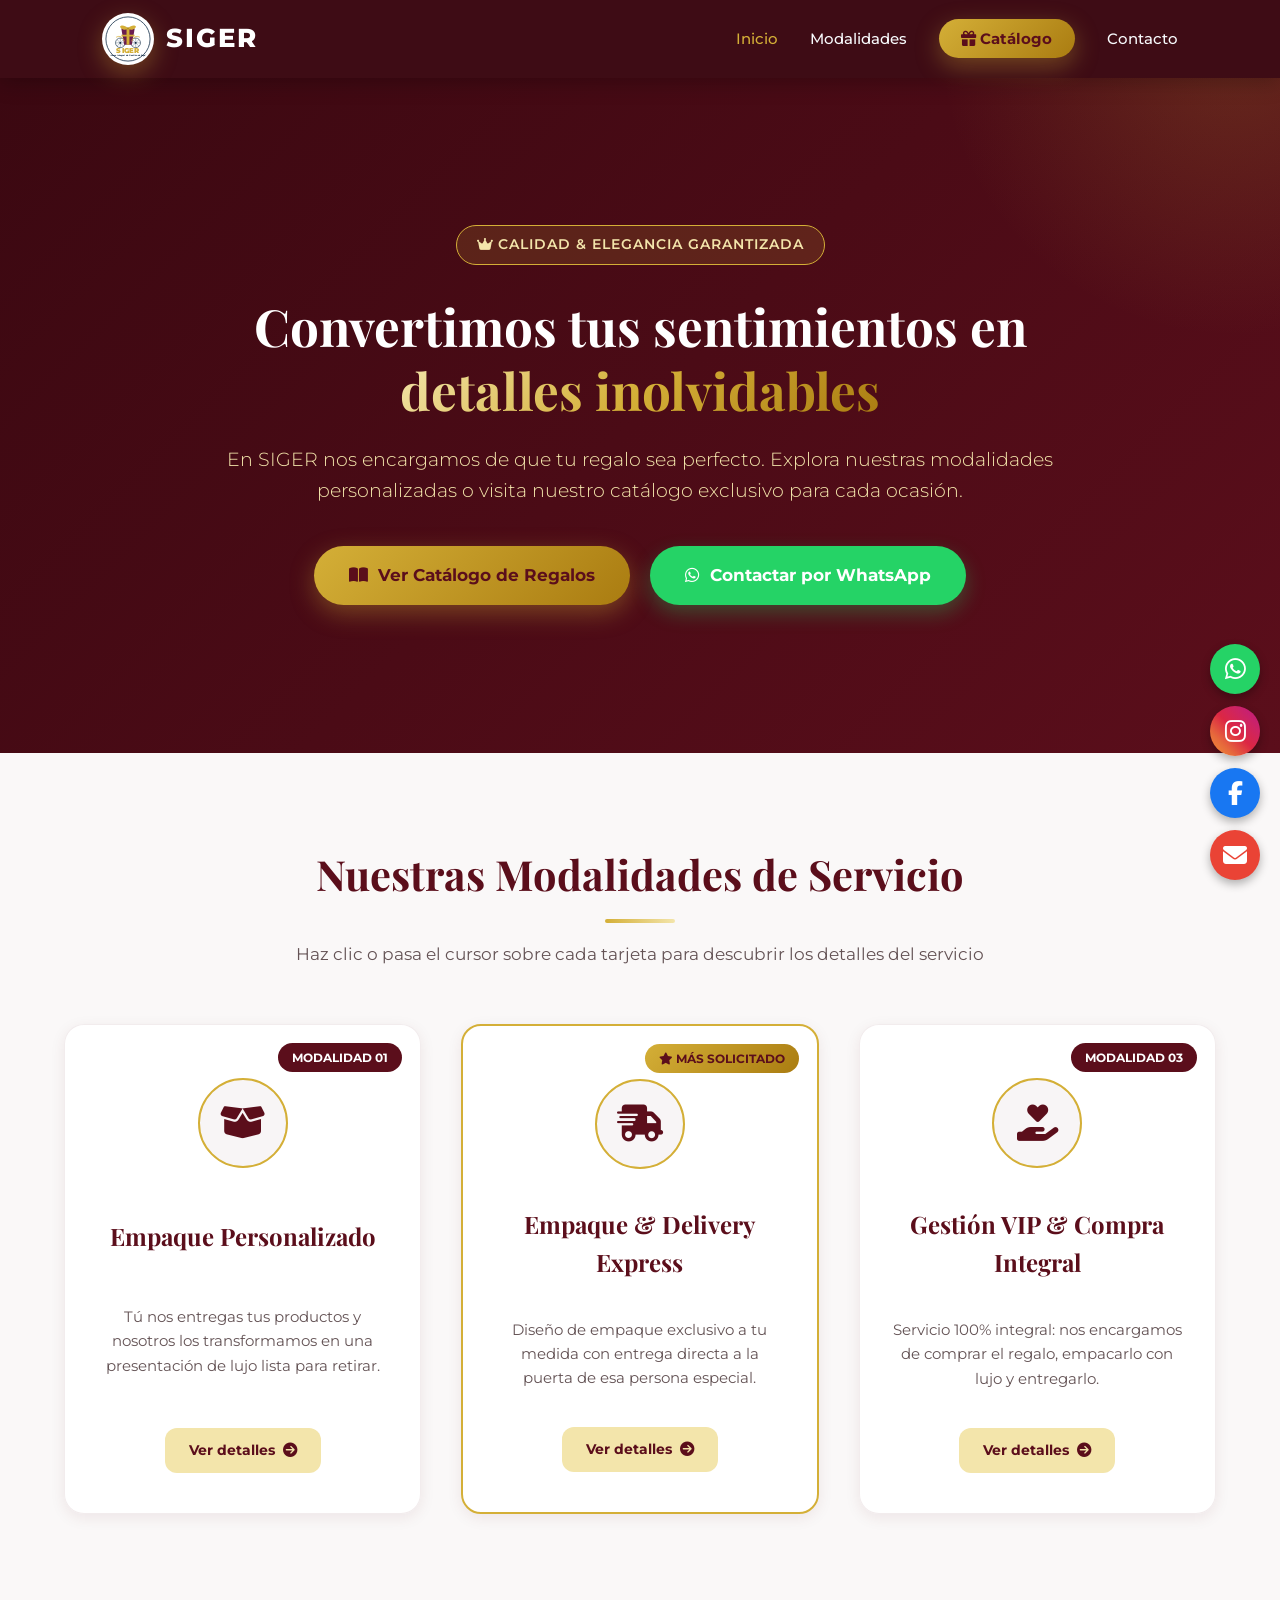
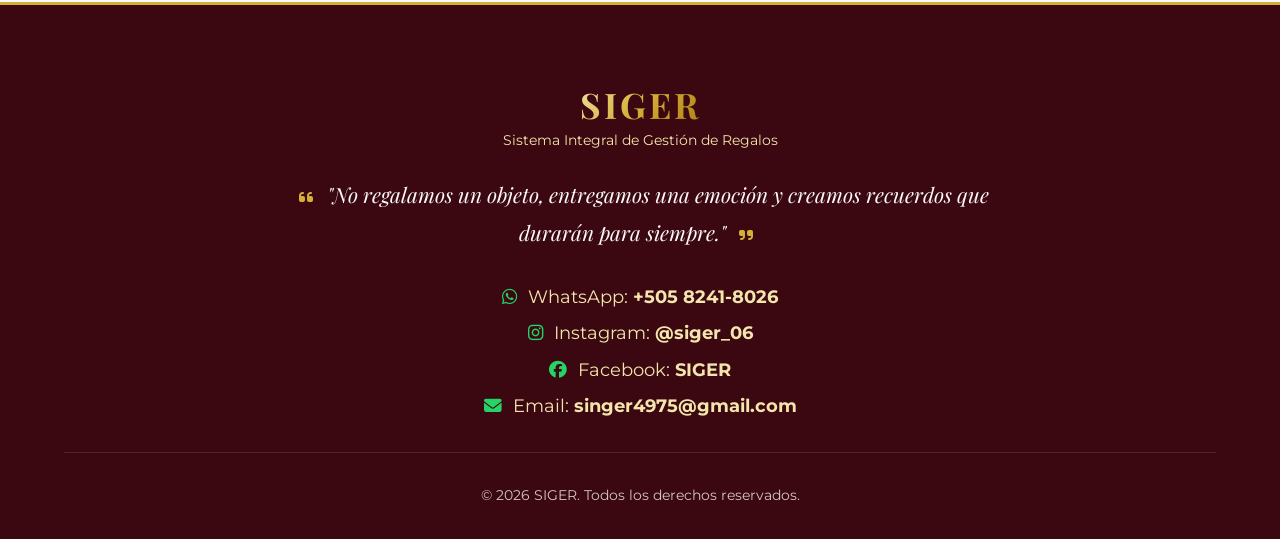
<file: index.html>
<!DOCTYPE html>
<html lang="es">
<head>
  <meta charset="UTF-8">
  <meta name="viewport" content="width=device-width, initial-scale=1.0">
  <title>SIGER | Sistema Integral de Gestión de Regalos</title>
  <link rel="stylesheet" href="style.css">
  <!-- Fuentes Google Fonts -->
  <link rel="preconnect" href="https://fonts.googleapis.com">
  <link rel="preconnect" href="https://fonts.gstatic.com" crossorigin>
  <link href="https://fonts.googleapis.com/css2?family=Montserrat:wght@400;500;600;700;800&family=Playfair+Display:ital,wght@0,600;0,700;1,400&display=swap" rel="stylesheet">
  <!-- Iconos FontAwesome -->
  <link rel="stylesheet" href="https://cdnjs.cloudflare.com/ajax/libs/font-awesome/6.4.0/css/all.min.css">
  
  <!-- Estilos para los botones flotantes -->
  <style>
    .floating-social-bar {
      position: fixed;
      bottom: 20px;
      right: 20px;
      display: flex;
      flex-direction: column;
      gap: 12px;
      z-index: 9999;
    }

    .social-float-btn {
      width: 50px;
      height: 50px;
      border-radius: 50%;
      display: flex;
      align-items: center;
      justify-content: center;
      color: #ffffff;
      font-size: 24px;
      box-shadow: 0 4px 10px rgba(0, 0, 0, 0.3);
      transition: all 0.3s ease;
      text-decoration: none;
      position: relative;
    }

    .social-float-btn:hover {
      transform: scale(1.1);
    }

    .btn-float-wa { background-color: #25D366; }
    .btn-float-ig { background: linear-gradient(45deg, #f09433 0%, #e6683c 25%, #dc2743 50%, #cc2366 75%, #bc1888 100%); }
    .btn-float-fb { background-color: #1877F2; }
    .btn-float-mail { background-color: #EA4335; }

    /* Tooltips opcionales */
    .social-float-btn .tooltip-float {
      visibility: hidden;
      opacity: 0;
      position: absolute;
      right: 60px;
      background-color: #0A2540;
      color: #fff;
      padding: 6px 12px;
      border-radius: 6px;
      font-size: 12px;
      white-space: nowrap;
      transition: opacity 0.3s ease;
      font-family: 'Montserrat', sans-serif;
      pointer-events: none;
    }

    .social-float-btn:hover .tooltip-float {
      visibility: visible;
      opacity: 1;
    }
  </style>
</head>
<body>

  <!-- Encabezado / Navegación -->
  <header class="navbar">
    <a href="index.html" class="logo-link">
      <div class="logo">
        <div class="logo-img-wrapper">
          <svg class="brand-logo-svg" viewBox="0 0 500 500" xmlns="http://www.w3.org/2000/svg">
            <circle cx="250" cy="250" r="230" fill="#ffffff" stroke="#0A2540" stroke-width="8"/>
            
            <!-- Ruedas del carruaje -->
            <g transform="translate(0, 30)">
              <!-- Rueda Izquierda -->
              <circle cx="170" cy="260" r="50" fill="#ffffff" stroke="#0A2540" stroke-width="6"/>
              <line x1="170" y1="210" x2="170" y2="310" stroke="#0A2540" stroke-width="3"/>
              <line x1="120" y1="260" x2="220" y2="260" stroke="#0A2540" stroke-width="3"/>
              <line x1="135" y1="225" x2="205" y2="295" stroke="#0A2540" stroke-width="3"/>
              <line x1="135" y1="295" x2="205" y2="225" stroke="#0A2540" stroke-width="3"/>
              <circle cx="170" cy="260" r="10" fill="#0A2540"/>

              <!-- Rueda Derecha -->
              <circle cx="330" cy="260" r="50" fill="#ffffff" stroke="#0A2540" stroke-width="6"/>
              <line x1="330" y1="210" x2="330" y2="310" stroke="#0A2540" stroke-width="3"/>
              <line x1="280" y1="260" x2="380" y2="260" stroke="#0A2540" stroke-width="3"/>
              <line x1="295" y1="225" x2="365" y2="295" stroke="#0A2540" stroke-width="3"/>
              <line x1="295" y1="295" x2="365" y2="225" stroke="#0A2540" stroke-width="3"/>
              <circle cx="330" cy="260" r="10" fill="#0A2540"/>
            </g>

            <!-- Cesta / Caja del carruaje (Púrpura/Vino) -->
            <path d="M 180 140 L 320 140 L 290 310 L 210 310 Z" fill="#6B1D4F"/>
            <!-- Lazos Dorados -->
            <path d="M 235 140 L 235 310 L 265 310 L 265 140 Z" fill="#D4AF37"/>
            <path d="M 180 205 L 320 205 L 315 225 L 185 225 Z" fill="#D4AF37"/>
            
            <!-- Detalles Curvos Carruaje -->
            <path d="M 130 230 C 160 210, 200 230, 210 270" fill="none" stroke="#D4AF37" stroke-width="8" stroke-linecap="round"/>
            <path d="M 370 230 C 340 210, 300 230, 290 270" fill="none" stroke="#D4AF37" stroke-width="8" stroke-linecap="round"/>

            <!-- Moño Superior -->
            <path d="M 250 140 C 210 90, 140 110, 180 140 C 220 170, 250 140, 250 140 Z" fill="#D4AF37"/>
            <path d="M 250 140 C 290 90, 360 110, 320 140 C 280 170, 250 140, 250 140 Z" fill="#D4AF37"/>
            <circle cx="250" cy="140" r="12" fill="#B38F27"/>

            <!-- Texto SIGER -->
            <text x="250" y="395" font-family="'Montserrat', sans-serif" font-weight="900" font-size="78" fill="#D4AF37" text-anchor="middle" letter-spacing="3">SIGER</text>
            <text x="250" y="430" font-family="'Montserrat', sans-serif" font-weight="700" font-size="20" fill="#0A2540" text-anchor="middle">Sistema Integral de Gestión de Regalos</text>
          </svg>
        </div>
        <span class="brand-title">SIGER</span>
      </div>
    </a>
    <nav>
      <ul class="nav-links">
        <li><a href="#inicio" class="active">Inicio</a></li>
        <li><a href="#modalidades">Modalidades</a></li>
        <li><a href="catalogo.html" class="nav-catalog-btn"><i class="fa-solid fa-gift"></i> Catálogo</a></li>
        <li><a href="#contacto">Contacto</a></li>
      </ul>
    </nav>
  </header>

  <!-- Sección Hero -->
  <section id="inicio" class="hero">
    <div class="hero-overlay"></div>
    <div class="hero-content">
      <span class="badge"><i class="fa-solid fa-crown"></i> Calidad & Elegancia Garantizada</span>
      <h1>Convertimos tus sentimientos en <span class="gold-gradient-text">detalles inolvidables</span></h1>
      <p>En SIGER nos encargamos de que tu regalo sea perfecto. Explora nuestras modalidades personalizadas o visita nuestro catálogo exclusivo para cada ocasión.</p>
      
      <div class="hero-buttons">
        <a href="catalogo.html" class="btn-catalog">
          <i class="fa-solid fa-book-open"></i> Ver Catálogo de Regalos
        </a>
        <a href="https://wa.me/50582418026?text=Hola,%20me%20gustaría%20información%20sobre%20sus%20modalidades%20de%20regalos" class="btn-whatsapp" target="_blank">
          <i class="fa-brands fa-whatsapp"></i> Contactar por WhatsApp
        </a>
      </div>
    </div>
  </section>

  <!-- Sección de Modalidades de Servicio -->
  <section id="modalidades" class="section container">
    <div class="section-title">
      <h2>Nuestras Modalidades de Servicio</h2>
      <div class="title-gold-line"></div>
      <p>Haz clic o pasa el cursor sobre cada tarjeta para descubrir los detalles del servicio</p>
    </div>

    <div class="cards-grid">

      <!-- TARJETA MODALIDAD 1 -->
      <div class="flip-card" tabindex="0">
        <div class="flip-card-inner">
          <!-- Frente -->
          <div class="flip-card-front">
            <div class="product-badge">Modalidad 01</div>
            <div class="icon-wrapper">
              <i class="fa-solid fa-box-open"></i>
            </div>
            <h3>Empaque Personalizado</h3>
            <p class="short-desc">Tú nos entregas tus productos y nosotros los transformamos en una presentación de lujo lista para retirar.</p>
            <div class="btn-flip-trigger">
              Ver detalles <i class="fa-solid fa-circle-arrow-right"></i>
            </div>
          </div>
          <!-- Reverso -->
          <div class="flip-card-back bg-modalidad-1">
            <div class="back-overlay"></div>
            <div class="back-content">
              <h3>Empaque Personalizado</h3>
              <p class="full-desc">
                En esta modalidad, el cliente proporciona los productos que desea regalar y selecciona el tipo de caja y la temática de su preferencia. Nos encargamos de diseñar, preparar y decorar el empaque con el sello de elegancia SIGER. Una vez listo, el cliente retira su regalo listo para entregar.
              </p>
              <a href="https://wa.me/50582418026?text=Hola,%20me%20interesa%20la%20Modalidad%201:%20Empaque%20personalizado" target="_blank" class="btn-primary-small">
                <i class="fa-brands fa-whatsapp"></i> Pedir por WhatsApp
              </a>
            </div>
          </div>
        </div>
      </div>

      <!-- TARJETA MODALIDAD 2 -->
      <div class="flip-card" tabindex="0">
        <div class="flip-card-inner">
          <!-- Frente -->
          <div class="flip-card-front highlight">
            <div class="product-badge popular"><i class="fa-solid fa-star"></i> Más Solicitado</div>
            <div class="icon-wrapper">
              <i class="fa-solid fa-truck-fast"></i>
            </div>
            <h3>Empaque & Delivery Express</h3>
            <p class="short-desc">Diseño de empaque exclusivo a tu medida con entrega directa a la puerta de esa persona especial.</p>
            <div class="btn-flip-trigger">
              Ver detalles <i class="fa-solid fa-circle-arrow-right"></i>
            </div>
          </div>
          <!-- Reverso -->
          <div class="flip-card-back bg-modalidad-2">
            <div class="back-overlay"></div>
            <div class="back-content">
              <h3>Empaque & Delivery</h3>
              <p class="full-desc">
                Incluye el servicio de empaque personalizado y la entrega especial. El cliente proporciona los productos, escoge temática y estilo, y nos brinda los datos del destinatario. Preparamos la sorpresa y la llevamos directamente con la mejor presentación.
              </p>
              <a href="https://wa.me/50582418026?text=Hola,%20me%20interesa%20la%20Modalidad%202:%20Empaque%20personalizado%20y%20delivery" target="_blank" class="btn-primary-small">
                <i class="fa-brands fa-whatsapp"></i> Pedir por WhatsApp
              </a>
            </div>
          </div>
        </div>
      </div>

      <!-- TARJETA MODALIDAD 3 -->
      <div class="flip-card" tabindex="0">
        <div class="flip-card-inner">
          <!-- Frente -->
          <div class="flip-card-front">
            <div class="product-badge">Modalidad 03</div>
            <div class="icon-wrapper">
              <i class="fa-solid fa-hand-holding-heart"></i>
            </div>
            <h3>Gestión VIP & Compra Integral</h3>
            <p class="short-desc">Servicio 100% integral: nos encargamos de comprar el regalo, empacarlo con lujo y entregarlo.</p>
            <div class="btn-flip-trigger">
              Ver detalles <i class="fa-solid fa-circle-arrow-right"></i>
            </div>
          </div>
          <!-- Reverso -->
          <div class="flip-card-back bg-modalidad-3">
            <div class="back-overlay"></div>
            <div class="back-content">
              <h3>Servicio Integral SIGER</h3>
              <p class="full-desc">
                Solución completa 'llave en mano'. Eliges la idea o presupuesto, temática y gustos de quien recibe. Nos encargamos de comprar los obsequios, diseñar el empaque de lujo y realizar la entrega puntual. ¡Tú solo disfrutas del agradecimiento!
              </p>
              <a href="https://wa.me/50582418026?text=Hola,%20me%20interesa%20la%20Modalidad%203:%20Gestión%20de%20compra,%20empaque%20y%20delivery" target="_blank" class="btn-primary-small">
                <i class="fa-brands fa-whatsapp"></i> Pedir por WhatsApp
              </a>
            </div>
          </div>
        </div>
      </div>

    </div>
  </section>

  <!-- Barra de Botones Flotantes (WhatsApp, Instagram, Facebook y Email) -->
  <div class="floating-social-bar">
    <a href="https://wa.me/50582418026?text=Hola,%20quisiera%20consultar%20sobre%20sus%20servicios%20de%20regalos%20personalizados" class="social-float-btn btn-float-wa" target="_blank" aria-label="WhatsApp">
      <i class="fa-brands fa-whatsapp"></i>
      <span class="tooltip-float">WhatsApp</span>
    </a>
    <a href="https://www.instagram.com/siger_06?cplk=bWliNGoycGdodHNj" class="social-float-btn btn-float-ig" target="_blank" aria-label="Instagram">
      <i class="fa-brands fa-instagram"></i>
      <span class="tooltip-float">Instagram</span>
    </a>
    <a href="https://www.facebook.com/share/19n6tDWcPV/" class="social-float-btn btn-float-fb" target="_blank" aria-label="Facebook">
      <i class="fa-brands fa-facebook-f"></i>
      <span class="tooltip-float">Facebook</span>
    </a>
    <a href="mailto:singer4975@gmail.com" class="social-float-btn btn-float-mail" aria-label="Correo">
      <i class="fa-solid fa-envelope"></i>
      <span class="tooltip-float">Correo</span>
    </a>
  </div>

  <!-- Pie de página -->
  <footer class="footer" id="contacto">
    <div class="container footer-content">
      <div class="footer-logo">
        <span class="gold-gradient-text font-serif">SIGER</span>
        <p class="sub-logo-text">Sistema Integral de Gestión de Regalos</p>
      </div>
      <blockquote class="client-quote">
        <i class="fa-solid fa-quote-left"></i>
        "No regalamos un objeto, entregamos una emoción y creamos recuerdos que durarán para siempre."
        <i class="fa-solid fa-quote-right"></i>
      </blockquote>
      <div class="contact-info-footer" style="display: flex; flex-direction: column; gap: 8px; align-items: center;">
        <p><i class="fa-brands fa-whatsapp"></i> WhatsApp: <a href="https://wa.me/50582418026" target="_blank" style="color: inherit; text-decoration: none;"><strong>+505 8241-8026</strong></a></p>
        <p><i class="fa-brands fa-instagram"></i> Instagram: <a href="https://www.instagram.com/siger_06?cplk=bWliNGoycGdodHNj" target="_blank" style="color: inherit; text-decoration: none;"><strong>@siger_06</strong></a></p>
        <p><i class="fa-brands fa-facebook"></i> Facebook: <a href="https://www.facebook.com/share/19n6tDWcPV/" target="_blank" style="color: inherit; text-decoration: none;"><strong>SIGER</strong></a></p>
        <p><i class="fa-solid fa-envelope"></i> Email: <a href="mailto:singer4975@gmail.com" style="color: inherit; text-decoration: none;"><strong>singer4975@gmail.com</strong></a></p>
      </div>
      <div class="footer-bottom">
        <p>&copy; 2026 SIGER. Todos los derechos reservados.</p>
      </div>
    </div>
  </footer>

</body>
</html
</file>
<file: style.css>
/* ==========================================
   PALETA SIGER: ROJO VINO, DORADO Y BLANCO DE LUJO
   ========================================== */
:root {
  --primary-wine: #5B0E1B;        /* Rojo Vino Base */
  --primary-dark: #3B0811;        /* Rojo Vino Oscuro/Profundo */
  --accent-gold: #D4AF37;         /* Dorado Principal */
  --accent-gold-light: #F3E5AB;   /* Dorado Claro */
  --accent-gold-hover: #B59127;   /* Dorado Oscuro */
  --bg-light: #FAF8F8;            /* Blanco Cálido de Fondo */
  --surface-white: #FFFFFF;       /* Blanco Puro */
  --text-dark: #1E080C;           /* Texto Oscuro con Matiz Vino */
  --text-muted: #645355;          /* Texto Secundario */
  --whatsapp-color: #25D366;
  --whatsapp-hover: #1DA851;
  --shadow-sm: 0 4px 15px rgba(91, 14, 27, 0.08);
  --shadow-lg: 0 16px 35px rgba(59, 8, 17, 0.22);
  --shadow-gold: 0 8px 25px rgba(212, 175, 55, 0.35);
  --radius-sm: 12px;
  --radius-lg: 20px;
  --transition: all 0.35s cubic-bezier(0.25, 0.8, 0.25, 1);
}

* {
  margin: 0;
  padding: 0;
  box-sizing: border-box;
  scroll-behavior: smooth;
}

body {
  font-family: 'Montserrat', sans-serif;
  background-color: var(--bg-light);
  color: var(--text-dark);
  line-height: 1.6;
}

h1, h2, h3, .font-serif {
  font-family: 'Playfair Display', serif;
}

.container {
  width: 90%;
  max-width: 1200px;
  margin: 0 auto;
}

/* ==========================================
   TEXTO Y DETALLES EN DORADO
   ========================================== */
.gold-gradient-text {
  background: linear-gradient(135deg, #F3E5AB 0%, #D4AF37 50%, #AA7C11 100%);
  -webkit-background-clip: text;
  -webkit-text-fill-color: transparent;
  background-clip: text;
  color: transparent;
  display: inline-block;
  font-weight: 700;
}

.title-gold-line {
  width: 70px;
  height: 4px;
  background: linear-gradient(90deg, var(--accent-gold), var(--accent-gold-light));
  margin: 12px auto 18px auto;
  border-radius: 10px;
}

/* ==========================================
   NAVEGACIÓN & LOGOTIPO SVG
   ========================================== */
.navbar {
  display: flex;
  justify-content: space-between;
  align-items: center;
  padding: 0.8rem 8%;
  background: rgba(59, 8, 17, 0.98);
  backdrop-filter: blur(12px);
  position: sticky;
  top: 0;
  z-index: 1000;
  box-shadow: 0 4px 20px rgba(0, 0, 0, 0.25);
}

.logo-link {
  text-decoration: none;
}

.logo {
  display: flex;
  align-items: center;
  gap: 12px;
}

.logo-img-wrapper {
  width: 52px;
  height: 52px;
  background: #ffffff;
  border-radius: 50%;
  padding: 2px;
  box-shadow: var(--shadow-gold);
  display: flex;
  align-items: center;
  justify-content: center;
}

.brand-logo-svg {
  width: 100%;
  height: 100%;
  border-radius: 50%;
}

.brand-title {
  font-family: 'Montserrat', sans-serif;
  font-size: 1.6rem;
  font-weight: 800;
  letter-spacing: 2px;
  color: var(--surface-white);
}

.nav-links {
  display: flex;
  align-items: center;
  list-style: none;
  gap: 2rem;
}

.nav-links a {
  text-decoration: none;
  color: #F8FAFC;
  font-weight: 500;
  font-size: 0.95rem;
  transition: var(--transition);
}

.nav-links a:hover,
.nav-links a.active {
  color: var(--accent-gold);
}

.nav-catalog-btn {
  background: linear-gradient(135deg, #D4AF37 0%, #AA7C11 100%);
  color: var(--primary-wine) !important;
  font-weight: 700 !important;
  padding: 0.6rem 1.4rem;
  border-radius: 50px;
  box-shadow: var(--shadow-gold);
}

.nav-catalog-btn:hover {
  transform: translateY(-2px);
  box-shadow: 0 10px 25px rgba(212, 175, 55, 0.5);
}

/* ==========================================
   HERO SECTION
   ========================================== */
.hero {
  position: relative;
  min-height: 75vh;
  display: flex;
  align-items: center;
  justify-content: center;
  text-align: center;
  background: linear-gradient(135deg, var(--primary-dark) 0%, var(--primary-wine) 100%);
  color: white;
  padding: 5rem 1rem;
  overflow: hidden;
}

.hero::before {
  content: '';
  position: absolute;
  top: -50%;
  right: -20%;
  width: 600px;
  height: 600px;
  background: radial-gradient(circle, rgba(212, 175, 55, 0.18) 0%, rgba(0,0,0,0) 70%);
  border-radius: 50%;
}

.hero-content {
  position: relative;
  z-index: 2;
  max-width: 850px;
}

.badge {
  display: inline-block;
  background: rgba(212, 175, 55, 0.15);
  border: 1px solid var(--accent-gold);
  color: var(--accent-gold-light);
  padding: 8px 20px;
  border-radius: 50px;
  font-size: 0.85rem;
  font-weight: 600;
  letter-spacing: 1px;
  text-transform: uppercase;
  margin-bottom: 1.8rem;
}

.hero h1 {
  font-size: 3.2rem;
  color: var(--surface-white);
  margin-bottom: 1.4rem;
  line-height: 1.25;
}

.hero p {
  font-size: 1.2rem;
  color: #F3E5AB;
  margin-bottom: 2.5rem;
  font-weight: 300;
}

.hero-buttons {
  display: flex;
  gap: 1.2rem;
  justify-content: center;
  flex-wrap: wrap;
}

.btn-catalog {
  display: inline-flex;
  align-items: center;
  gap: 10px;
  background: linear-gradient(135deg, #D4AF37 0%, #AA7C11 100%);
  color: var(--primary-wine);
  padding: 1rem 2.2rem;
  border-radius: 50px;
  text-decoration: none;
  font-weight: 700;
  font-size: 1.05rem;
  box-shadow: var(--shadow-gold);
  transition: var(--transition);
}

.btn-catalog:hover {
  transform: translateY(-3px);
  box-shadow: 0 12px 30px rgba(212, 175, 55, 0.5);
}

.btn-whatsapp {
  display: inline-flex;
  align-items: center;
  gap: 10px;
  background-color: var(--whatsapp-color);
  color: white;
  padding: 1rem 2.2rem;
  border-radius: 50px;
  text-decoration: none;
  font-weight: 700;
  font-size: 1.05rem;
  box-shadow: 0 8px 20px rgba(37, 211, 102, 0.3);
  transition: var(--transition);
}

.btn-whatsapp:hover {
  background-color: var(--whatsapp-hover);
  transform: translateY(-3px);
}

/* ==========================================
   MODALIDADES: TARJETAS FLIP 3D LLAMATIVAS
   ========================================== */
.section {
  padding: 5.5rem 0;
}

.section-title {
  text-align: center;
  margin-bottom: 3.5rem;
}

.section-title h2 {
  font-size: 2.6rem;
  color: var(--primary-wine);
}

.section-title p {
  color: var(--text-muted);
  font-size: 1.05rem;
}

.cards-grid {
  display: grid;
  grid-template-columns: repeat(auto-fit, minmax(320px, 1fr));
  gap: 2.5rem;
}

.flip-card {
  background-color: transparent;
  height: 490px;
  perspective: 1000px;
  outline: none;
}

.flip-card-inner {
  position: relative;
  width: 100%;
  height: 100%;
  text-align: center;
  transition: transform 0.8s cubic-bezier(0.175, 0.885, 0.32, 1.275);
  transform-style: preserve-3d;
  border-radius: var(--radius-lg);
  box-shadow: var(--shadow-sm);
}

.flip-card:hover .flip-card-inner,
.flip-card:focus .flip-card-inner {
  transform: rotateY(180deg);
  box-shadow: var(--shadow-lg);
}

.flip-card-front,
.flip-card-back {
  position: absolute;
  width: 100%;
  height: 100%;
  -webkit-backface-visibility: hidden;
  backface-visibility: hidden;
  border-radius: var(--radius-lg);
  overflow: hidden;
  padding: 2.5rem 2rem;
  display: flex;
  flex-direction: column;
  align-items: center;
  justify-content: space-between;
}

.flip-card-front {
  background-color: var(--surface-white);
  border: 1px solid rgba(91, 14, 27, 0.08);
}

.flip-card-front.highlight {
  border: 2px solid var(--accent-gold);
}

.product-badge {
  position: absolute;
  top: 18px;
  right: 18px;
  background: var(--primary-wine);
  color: white;
  padding: 5px 14px;
  font-size: 0.75rem;
  font-weight: 700;
  border-radius: 20px;
  text-transform: uppercase;
}

.product-badge.popular {
  background: linear-gradient(135deg, #D4AF37 0%, #AA7C11 100%);
  color: var(--primary-wine);
}

.icon-wrapper {
  width: 90px;
  height: 90px;
  background: rgba(91, 14, 27, 0.04);
  border: 2px solid var(--accent-gold);
  border-radius: 50%;
  display: flex;
  align-items: center;
  justify-content: center;
  margin-top: 0.8rem;
  color: var(--primary-wine);
  font-size: 2.3rem;
}

.flip-card-front h3 {
  font-size: 1.5rem;
  color: var(--primary-wine);
}

.short-desc {
  color: var(--text-muted);
  font-size: 0.95rem;
}

.btn-flip-trigger {
  display: inline-flex;
  align-items: center;
  gap: 8px;
  color: var(--primary-wine);
  background: var(--accent-gold-light);
  padding: 0.7rem 1.5rem;
  border-radius: var(--radius-sm);
  font-weight: 700;
  font-size: 0.9rem;
  transition: var(--transition);
}

.flip-card:hover .btn-flip-trigger {
  background-color: var(--accent-gold);
  color: var(--primary-wine);
}

.flip-card-back {
  transform: rotateY(180deg);
  background-size: cover;
  background-position: center;
  color: white;
  text-align: left;
  position: relative;
}

.bg-modalidad-1 {
  background-image: url('https://images.unsplash.com/photo-1549465220-1a8b9238cd48?q=80&w=800&auto=format&fit=crop');
}

.bg-modalidad-2 {
  background-image: url('https://images.unsplash.com/photo-151388504200d-88e781628816?q=80&w=800&auto=format&fit=crop');
}

.bg-modalidad-3 {
  background-image: url('https://images.unsplash.com/photo-1513201099705-a9746e1e201f?q=80&w=800&auto=format&fit=crop');
}

.back-overlay {
  position: absolute;
  top: 0;
  left: 0;
  width: 100%;
  height: 100%;
  background: linear-gradient(to bottom, rgba(59, 8, 17, 0.92), rgba(91, 14, 27, 0.97));
  z-index: 1;
}

.back-content {
  position: relative;
  z-index: 2;
  height: 100%;
  display: flex;
  flex-direction: column;
  justify-content: space-between;
}

.back-content h3 {
  font-size: 1.4rem;
  color: var(--accent-gold);
  border-bottom: 2px solid var(--accent-gold);
  padding-bottom: 8px;
}

.full-desc {
  font-size: 0.92rem;
  line-height: 1.6;
  color: #FAF8F8;
  text-align: justify;
}

.btn-primary-small {
  display: inline-flex;
  align-items: center;
  justify-content: center;
  gap: 8px;
  background-color: var(--whatsapp-color);
  color: white;
  padding: 0.8rem 1.2rem;
  border-radius: var(--radius-sm);
  text-decoration: none;
  font-weight: 700;
  font-size: 0.95rem;
  transition: var(--transition);
}

.btn-primary-small:hover {
  background-color: var(--whatsapp-hover);
}

/* ==========================================
   ESTILOS ESPECÍFICOS DEL CATÁLOGO
   ========================================== */
.catalog-hero {
  background: linear-gradient(135deg, var(--primary-dark) 0%, var(--primary-wine) 100%);
  color: white;
  text-align: center;
  padding: 4.5rem 1rem;
}

.catalog-hero h1 {
  font-size: 2.8rem;
  margin-bottom: 1rem;
  color: #fff;
}

.catalog-hero p {
  color: var(--accent-gold-light);
  font-size: 1.1rem;
  max-width: 700px;
  margin: 0 auto;
}

.catalog-container {
  padding: 4rem 0;
}

.catalog-section {
  margin-bottom: 4rem;
}

.category-header {
  display: flex;
  align-items: center;
  gap: 14px;
  margin-bottom: 2rem;
  border-bottom: 2px solid rgba(91, 14, 27, 0.12);
  padding-bottom: 12px;
}

.category-header i {
  font-size: 1.8rem;
  color: var(--accent-gold);
}

.category-header h2 {
  font-size: 2rem;
  color: var(--primary-wine);
}

.catalog-grid {
  display: grid;
  grid-template-columns: repeat(auto-fill, minmax(280px, 1fr));
  gap: 2rem;
}

.catalog-card {
  background: var(--surface-white);
  border-radius: var(--radius-lg);
  overflow: hidden;
  box-shadow: var(--shadow-sm);
  transition: var(--transition);
  display: flex;
  flex-direction: column;
  border: 1px solid rgba(91, 14, 27, 0.08);
}

.catalog-card:hover {
  transform: translateY(-8px);
  box-shadow: var(--shadow-lg);
}

.card-img-wrapper {
  position: relative;
  height: 230px;
  overflow: hidden;
}

.card-img-wrapper img {
  width: 100%;
  height: 100%;
  object-fit: cover;
  transition: transform 0.5s ease;
}

.catalog-card:hover .card-img-wrapper img {
  transform: scale(1.08);
}

.category-badge {
  position: absolute;
  top: 15px;
  left: 15px;
  background: rgba(59, 8, 17, 0.88);
  backdrop-filter: blur(5px);
  color: var(--accent-gold-light);
  padding: 4px 12px;
  font-size: 0.75rem;
  border-radius: 20px;
  font-weight: 600;
}

.card-body {
  padding: 1.6rem;
  display: flex;
  flex-direction: column;
  flex-grow: 1;
}

.card-body h3 {
  font-size: 1.25rem;
  margin-bottom: 0.8rem;
  color: var(--primary-wine);
}

.card-body p {
  color: var(--text-muted);
  font-size: 0.92rem;
  margin-bottom: 1.5rem;
  line-height: 1.5;
}

.btn-card-order {
  margin-top: auto;
  display: inline-flex;
  align-items: center;
  justify-content: center;
  gap: 8px;
  background-color: var(--whatsapp-color);
  color: white;
  text-decoration: none;
  padding: 0.8rem 1rem;
  border-radius: var(--radius-sm);
  font-weight: 700;
  font-size: 0.9rem;
  transition: var(--transition);
}

.btn-card-order:hover {
  background-color: var(--whatsapp-hover);
}

/* ==========================================
   BOTÓN FLOTANTE WHATSAPP
   ========================================== */
.whatsapp-float {
  position: fixed;
  width: 62px;
  height: 62px;
  bottom: 30px;
  right: 30px;
  background-color: var(--whatsapp-color);
  color: white;
  border-radius: 50px;
  text-align: center;
  font-size: 32px;
  box-shadow: 0 8px 25px rgba(0, 0, 0, 0.3);
  z-index: 1000;
  display: flex;
  align-items: center;
  justify-content: center;
  text-decoration: none;
  transition: var(--transition);
}

.whatsapp-float:hover {
  background-color: var(--whatsapp-hover);
  transform: scale(1.1);
}

.whatsapp-float .tooltip {
  visibility: hidden;
  width: 140px;
  background-color: var(--primary-dark);
  color: var(--accent-gold-light);
  text-align: center;
  border-radius: 6px;
  padding: 6px 0;
  position: absolute;
  z-index: 1;
  right: 75px;
  font-size: 0.8rem;
  opacity: 0;
  transition: opacity 0.3s;
  pointer-events: none;
  border: 1px solid var(--accent-gold);
}

.whatsapp-float:hover .tooltip {
  visibility: visible;
  opacity: 1;
}

/* ==========================================
   PIE DE PÁGINA (FOOTER)
   ========================================== */
.footer {
  background-color: var(--primary-dark);
  color: white;
  padding: 4.5rem 0 2rem 0;
  text-align: center;
  border-top: 3px solid var(--accent-gold);
}

.footer-logo {
  margin-bottom: 1.5rem;
}

.footer-logo span {
  font-size: 2.2rem;
  letter-spacing: 3px;
}

.sub-logo-text {
  color: var(--accent-gold-light);
  font-size: 0.9rem;
  margin-top: -4px;
}

.client-quote {
  font-family: 'Playfair Display', serif;
  font-size: 1.3rem;
  font-style: italic;
  max-width: 700px;
  margin: 0 auto 2rem auto;
  color: #FAF8F8;
  line-height: 1.8;
}

.client-quote i {
  color: var(--accent-gold);
  margin: 0 8px;
  font-size: 1rem;
}

.contact-info-footer {
  margin-bottom: 2rem;
  font-size: 1.1rem;
  color: var(--accent-gold-light);
}

.contact-info-footer i {
  color: var(--whatsapp-color);
  margin-right: 6px;
}

.footer-bottom {
  border-top: 1px solid rgba(255, 255, 255, 0.12);
  padding-top: 2rem;
  font-size: 0.85rem;
  color: #D3C5C7;
}

/* ==========================================
   RESPONSIVO
   ========================================== */
@media (max-width: 768px) {
  .navbar {
    flex-direction: column;
    gap: 1rem;
    padding: 1rem;
  }

  .nav-links {
    gap: 1rem;
    flex-wrap: wrap;
    justify-content: center;
  }

  .hero h1, .catalog-hero h1 {
    font-size: 2.2rem;
  }

  .hero p, .catalog-hero p {
    font-size: 1rem;
  }

  .flip-card {
    height: 510px;
  }

  .whatsapp-float {
    bottom: 20px;
    right: 20px;
  }
}
</file>
